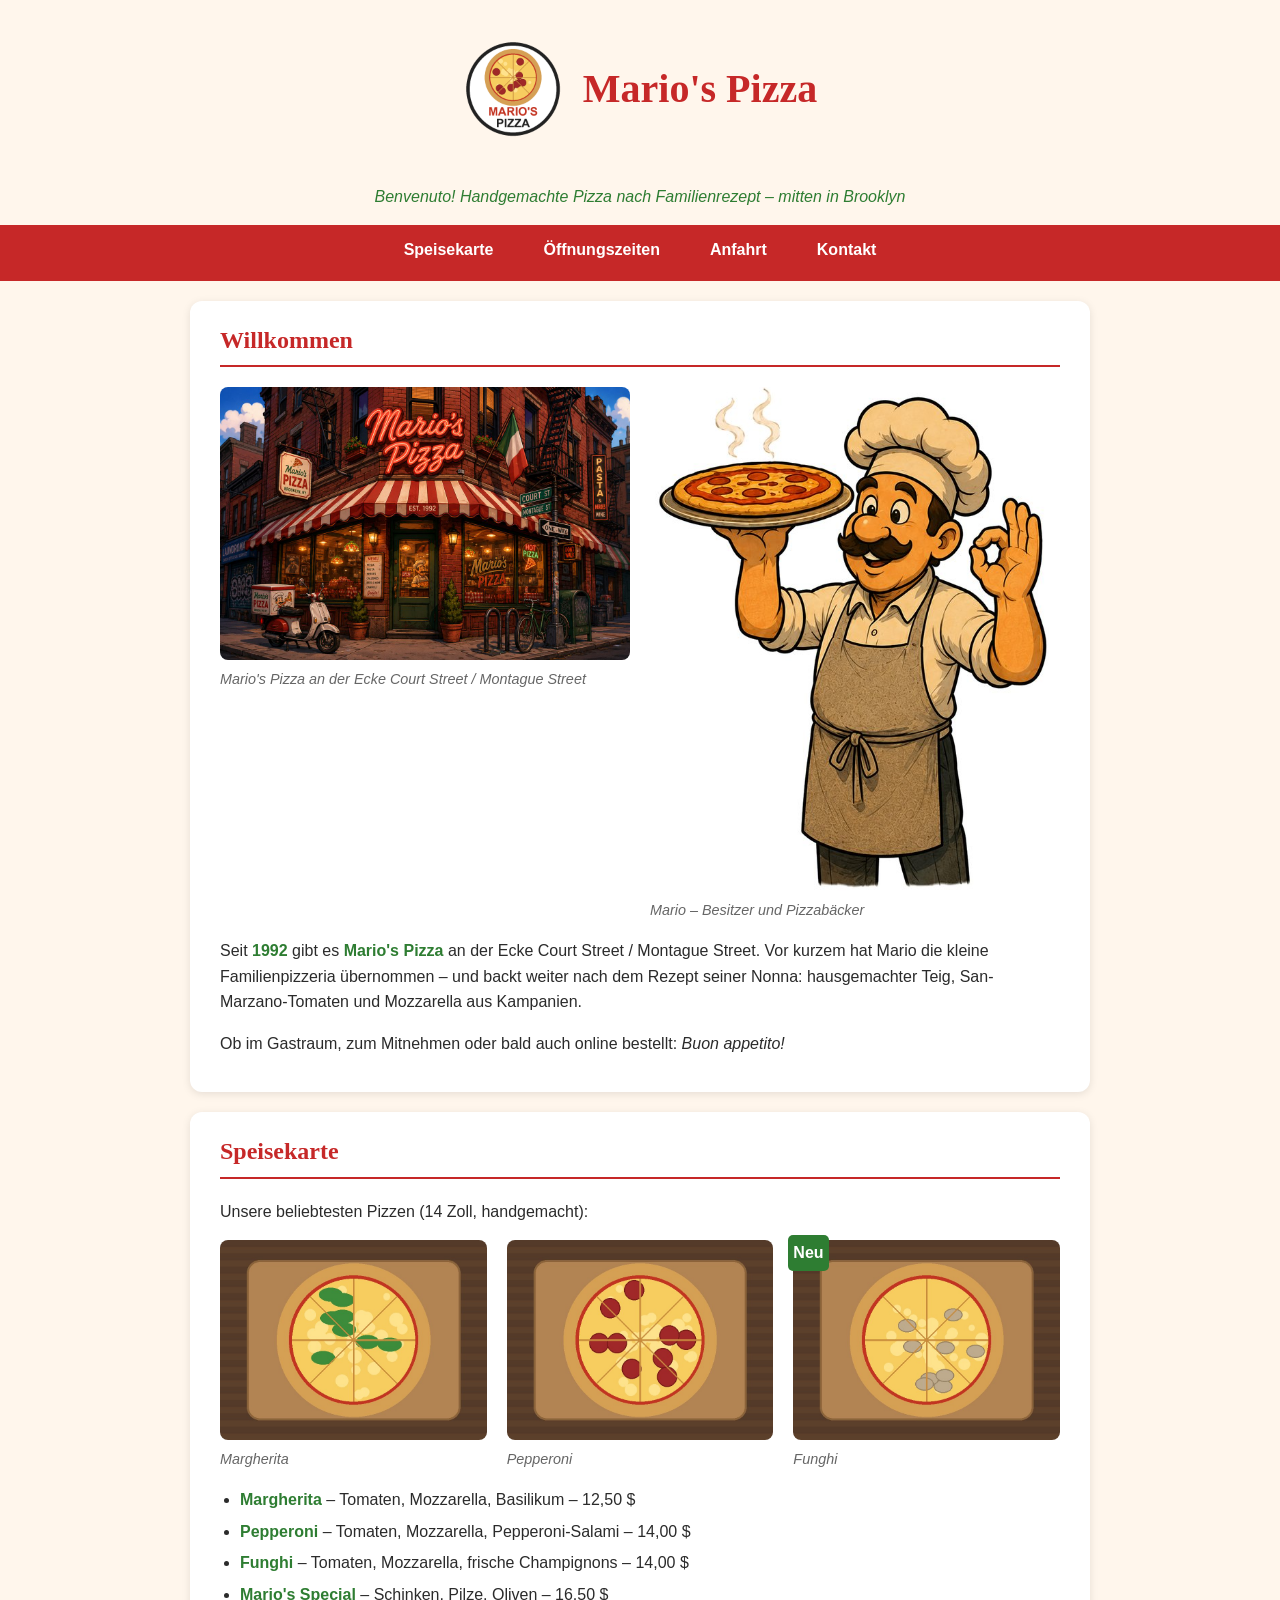
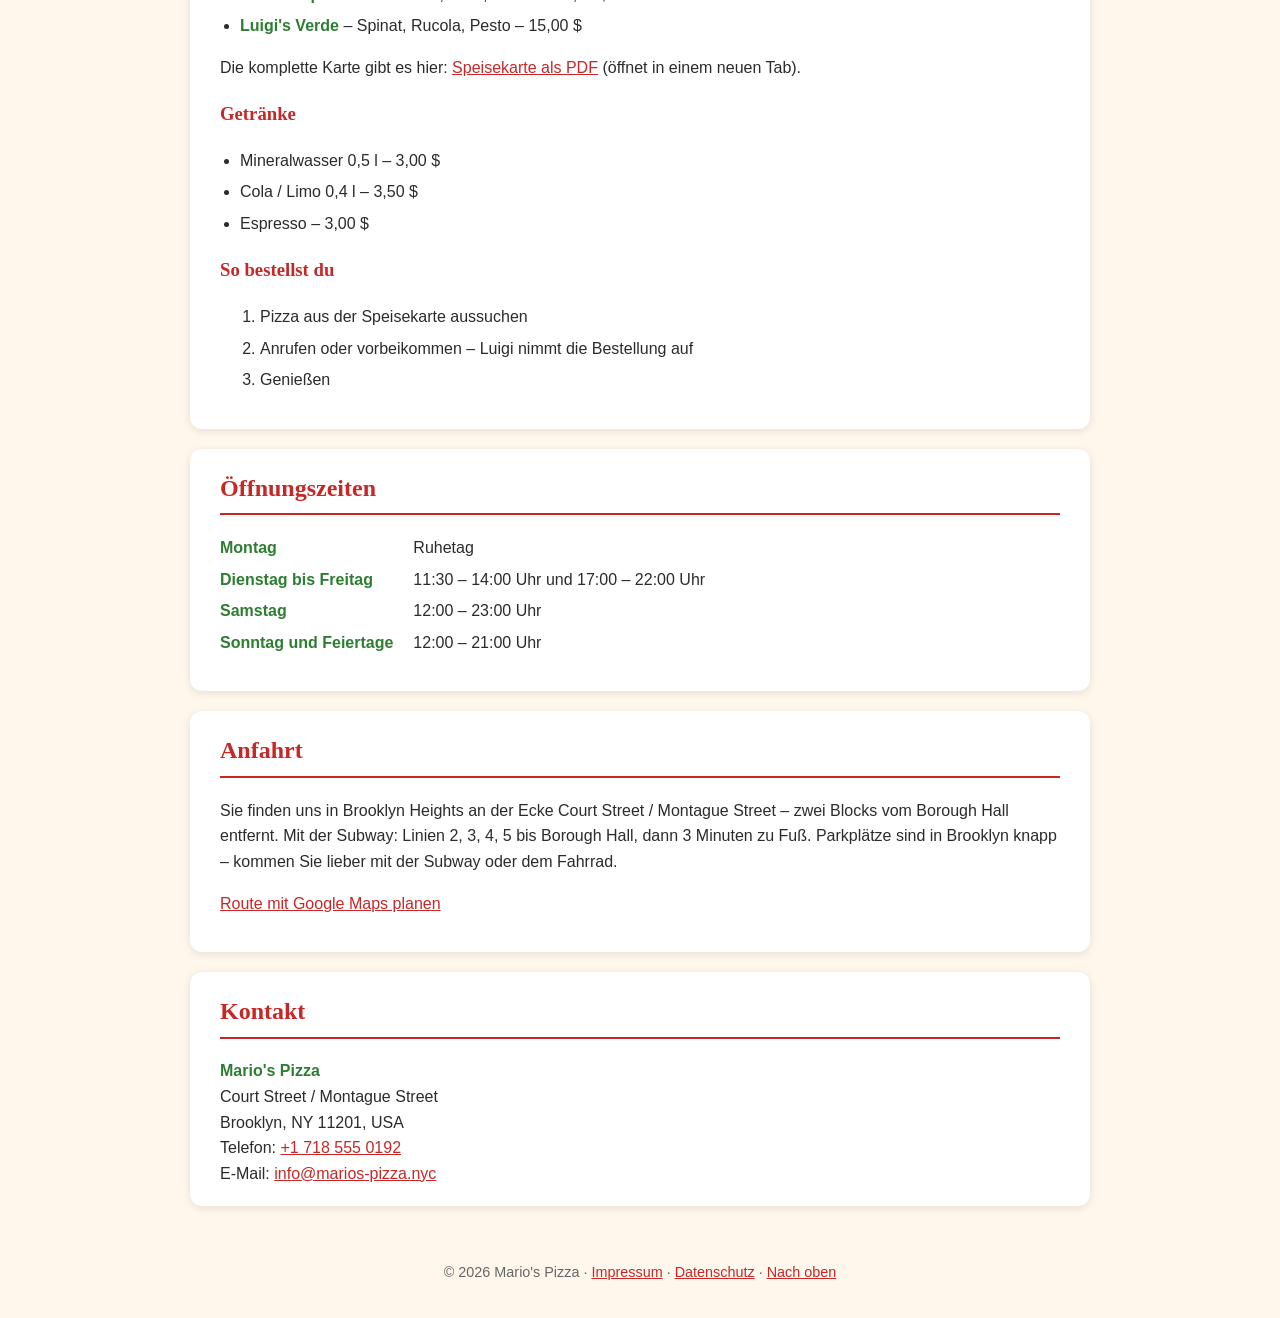
<file: index.html>
<!DOCTYPE html>
<html lang="de">
<head>
    <meta charset="UTF-8">
    <meta name="viewport" content="width=device-width, initial-scale=1.0">
    <meta name="description" content="Mario's Pizza: handgemachte Pizza nach Familienrezept seit 1992, mitten in Brooklyn. Öffnungszeiten, Speisekarte und Anfahrt.">
    <meta name="keywords" content="Pizzeria, Pizza, Brooklyn, New York, Familienbetrieb, italienisch">
    <meta name="author" content="IT-Azubis der TAI11">
    <title>Mario's Pizza – Familienpizzeria in Brooklyn, New York</title>
    <link rel="icon" href="favicon.ico">
    <link rel="stylesheet" href="style.css">
</head>
<body>
    <header id="top">
        <img src="images/logo.png" alt="Logo der Pizzeria" width="120">
        <h1>Mario's Pizza</h1>
        <p><em>Benvenuto! Handgemachte Pizza nach Familienrezept – mitten in Brooklyn</em></p>
    </header>
    <nav>
        <ul>
            <li><a href="#speisekarte">Speisekarte</a></li>
            <li><a href="#oeffnungszeiten">Öffnungszeiten</a></li>
            <li><a href="#anfahrt">Anfahrt</a></li>
            <li><a href="#kontakt">Kontakt</a></li>
        </ul>
    </nav>

    <main>
        <section id="willkommen">
            <h2>Willkommen</h2>
            <div class="galerie">
                <figure>
                    <img src="images/ladenfront.jpg" alt="Ladenfront von Mario's Pizza an der Court Street in Brooklyn" width="600">
                    <figcaption>Mario's Pizza an der Ecke Court Street / Montague Street</figcaption>
                </figure>
                <figure>
                    <img src="images/mario.jpg" alt="Mario mit einer frisch gebackenen Pizza" width="250">
                    <figcaption>Mario – Besitzer und Pizzabäcker</figcaption>
                </figure>
            </div>
            <p>Seit <strong>1992</strong> gibt es <strong>Mario's Pizza</strong> an der Ecke Court Street / Montague Street. Vor kurzem hat Mario die kleine Familienpizzeria übernommen – und backt weiter nach dem Rezept seiner Nonna: hausgemachter Teig, San-Marzano-Tomaten und Mozzarella aus Kampanien.</p>
            <p>Ob im Gastraum, zum Mitnehmen oder bald auch online bestellt: <em>Buon appetito!</em></p>
        </section>

        <section id="speisekarte">
            <h2>Speisekarte</h2>
            <p>Unsere beliebtesten Pizzen (14 Zoll, handgemacht):</p>
            <div class="galerie">
                <figure>
                    <img src="images/pizza-margherita.jpg" alt="Pizza Margherita" width="250">
                    <figcaption>Margherita</figcaption>
                </figure>
                <figure>
                    <img src="images/pizza-pepperoni.jpg" alt="Pizza Pepperoni" width="250">
                    <figcaption>Pepperoni</figcaption>
                </figure>
                <figure>
                    <img src="images/pizza-funghi.jpg" alt="Pizza Funghi" width="250">
                    <span class="badge">Neu</span>
                    <figcaption>Funghi</figcaption>
                </figure>
            </div>
            <ul>
                <li><strong>Margherita</strong> – Tomaten, Mozzarella, Basilikum – 12,50 $</li>
                <li><strong>Pepperoni</strong> – Tomaten, Mozzarella, Pepperoni-Salami – 14,00 $</li>
                <li><strong>Funghi</strong> – Tomaten, Mozzarella, frische Champignons – 14,00 $</li>
                <li><strong>Mario's Special</strong> – Schinken, Pilze, Oliven – 16,50 $</li>
                <li><strong>Luigi's Verde</strong> – Spinat, Rucola, Pesto – 15,00 $</li>
            </ul>
            <p>Die komplette Karte gibt es hier: <a href="speisekarte.pdf" target="_blank" rel="noopener">Speisekarte als PDF</a> (öffnet in einem neuen Tab).</p>
            <h3>Getränke</h3>
            <ul>
                <li>Mineralwasser 0,5 l – 3,00 $</li>
                <li>Cola / Limo 0,4 l – 3,50 $</li>
                <li>Espresso – 3,00 $</li>
            </ul>
            <h3>So bestellst du</h3>
            <ol>
                <li>Pizza aus der Speisekarte aussuchen</li>
                <li>Anrufen oder vorbeikommen – Luigi nimmt die Bestellung auf</li>
                <li>Genießen</li>
            </ol>
        </section>

        <section id="oeffnungszeiten">
            <h2>Öffnungszeiten</h2>
            <dl>
                <dt>Montag</dt>
                <dd>Ruhetag</dd>
                <dt>Dienstag bis Freitag</dt>
                <dd>11:30 – 14:00 Uhr und 17:00 – 22:00 Uhr</dd>
                <dt>Samstag</dt>
                <dd>12:00 – 23:00 Uhr</dd>
                <dt>Sonntag und Feiertage</dt>
                <dd>12:00 – 21:00 Uhr</dd>
            </dl>
        </section>

        <section id="anfahrt">
            <h2>Anfahrt</h2>
            <p>Sie finden uns in Brooklyn Heights an der Ecke Court Street / Montague Street – zwei Blocks vom Borough Hall entfernt. Mit der Subway: Linien 2, 3, 4, 5 bis Borough Hall, dann 3 Minuten zu Fuß. Parkplätze sind in Brooklyn knapp – kommen Sie lieber mit der Subway oder dem Fahrrad.</p>
            <p><a href="https://www.google.com/maps/search/?api=1&amp;query=Court+Street+Montague+Street+Brooklyn+NY+11201" target="_blank" rel="noopener">Route mit Google Maps planen</a></p>
        </section>

        <section id="kontakt">
            <h2>Kontakt</h2>
            <address>
                <strong>Mario's Pizza</strong><br>
                Court Street / Montague Street<br>
                Brooklyn, NY 11201, USA<br>
                Telefon: <a href="tel:+17185550192">+1 718 555 0192</a><br>
                E-Mail: <a href="mailto:info@marios-pizza.nyc">info@marios-pizza.nyc</a>
            </address>
        </section>
    </main>

    <footer>
        <p>© 2026 Mario's Pizza · <a href="impressum.html">Impressum</a> · <a href="datenschutz.html">Datenschutz</a> · <a href="#top">Nach oben</a></p>
    </footer>
</body>
</html>
</file>
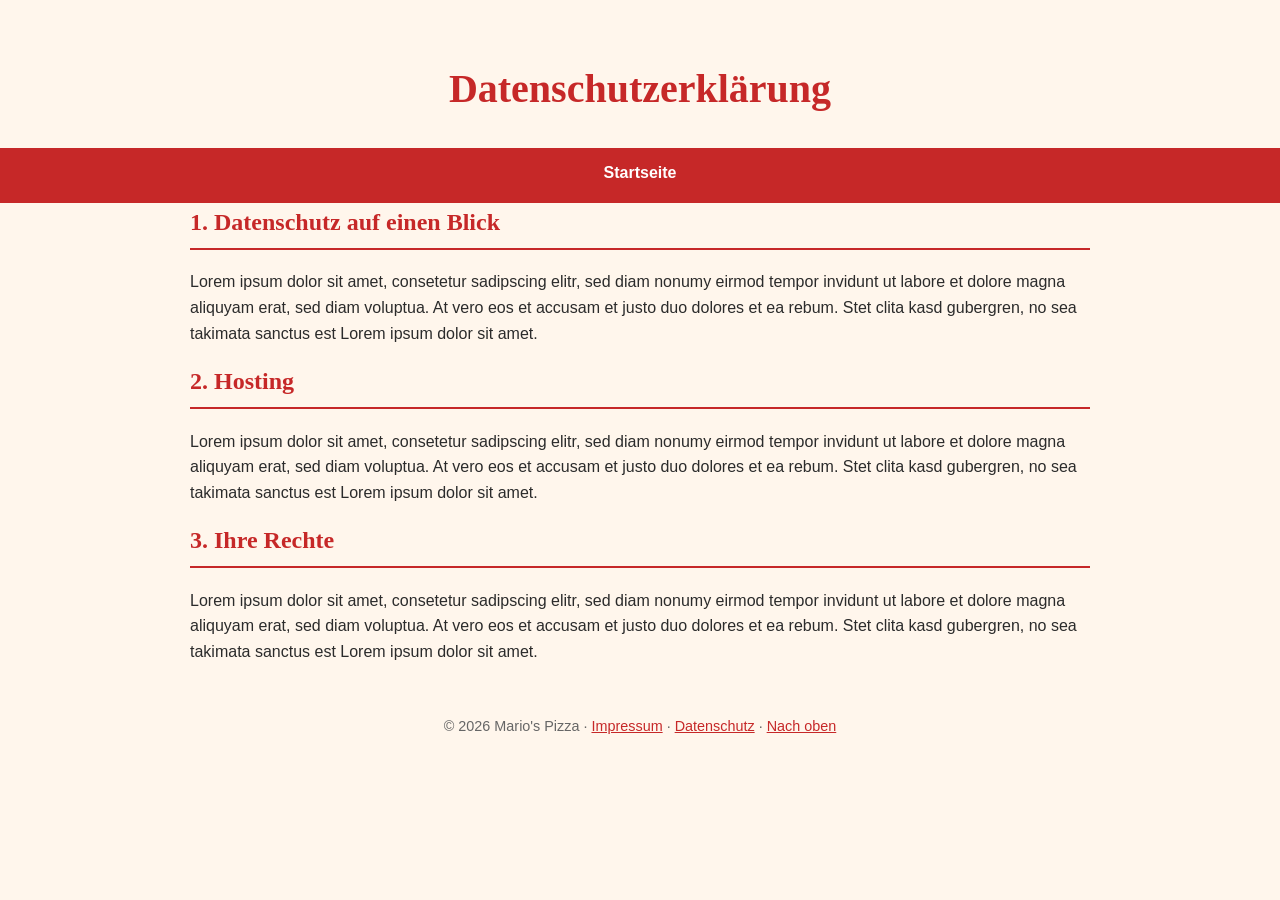
<file: datenschutz.html>
<!DOCTYPE html>
<html lang="de">
<head>
    <meta charset="UTF-8">
    <meta name="viewport" content="width=device-width, initial-scale=1.0">
    <meta name="description" content="Datenschutzerklärung von Mario's Pizza, Brooklyn.">
    <meta name="keywords" content="Pizzeria, Pizza, Brooklyn, New York, Familienbetrieb, italienisch">
    <meta name="author" content="IT-Azubis der TAI11">
    <title>Datenschutzerklärung – Mario's Pizza</title>
    <link rel="icon" href="favicon.ico">
    <link rel="stylesheet" href="style.css">
</head>
<body>
    <header id="top">
        <h1>Datenschutzerklärung</h1>
    </header>
    <nav>
        <ul>
            <li><a href="index.html">Startseite</a></li>
        </ul>
    </nav>
    <main>
        <h2>1. Datenschutz auf einen Blick</h2>
        <p>Lorem ipsum dolor sit amet, consetetur sadipscing elitr, sed diam nonumy eirmod tempor invidunt ut labore et dolore magna aliquyam erat, sed diam voluptua. At vero eos et accusam et justo duo dolores et ea rebum. Stet clita kasd gubergren, no sea takimata sanctus est Lorem ipsum dolor sit amet.</p>
        <h2>2. Hosting</h2>
        <p>Lorem ipsum dolor sit amet, consetetur sadipscing elitr, sed diam nonumy eirmod tempor invidunt ut labore et dolore magna aliquyam erat, sed diam voluptua. At vero eos et accusam et justo duo dolores et ea rebum. Stet clita kasd gubergren, no sea takimata sanctus est Lorem ipsum dolor sit amet.</p>
        <h2>3. Ihre Rechte</h2>
        <p>Lorem ipsum dolor sit amet, consetetur sadipscing elitr, sed diam nonumy eirmod tempor invidunt ut labore et dolore magna aliquyam erat, sed diam voluptua. At vero eos et accusam et justo duo dolores et ea rebum. Stet clita kasd gubergren, no sea takimata sanctus est Lorem ipsum dolor sit amet.</p>
    </main>

    <footer>
        <p>© 2026 Mario's Pizza · <a href="impressum.html">Impressum</a> · <a href="datenschutz.html">Datenschutz</a> · <a href="#top">Nach oben</a></p>
    </footer>
</body>
</html>
</file>
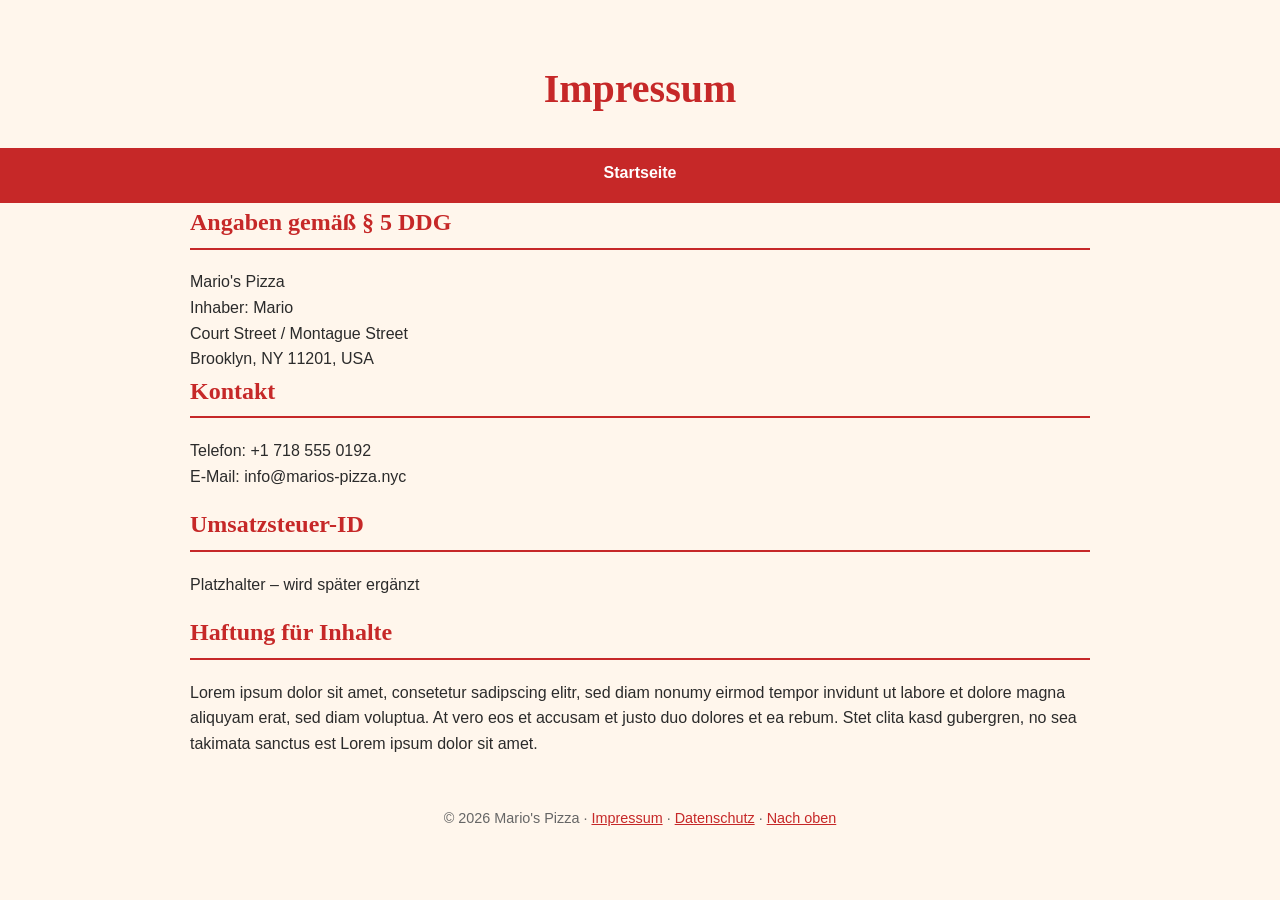
<file: impressum.html>
<!DOCTYPE html>
<html lang="de">
<head>
    <meta charset="UTF-8">
    <meta name="viewport" content="width=device-width, initial-scale=1.0">
    <meta name="description" content="Impressum von Mario's Pizza, Brooklyn.">
    <meta name="keywords" content="Pizzeria, Pizza, Brooklyn, New York, Familienbetrieb, italienisch">
    <meta name="author" content="IT-Azubis der TAI11">
    <title>Impressum – Mario's Pizza</title>
    <link rel="icon" href="favicon.ico">
    <link rel="stylesheet" href="style.css">
</head>
<body>
    <header id="top">
        <h1>Impressum</h1>
    </header>
    <nav>
        <ul>
            <li><a href="index.html">Startseite</a></li>
        </ul>
    </nav>
    <main>
        <h2>Angaben gemäß § 5 DDG</h2>
        <address>
            Mario's Pizza<br>
            Inhaber: Mario<br>
            Court Street / Montague Street<br>
            Brooklyn, NY 11201, USA
        </address>
        <h2>Kontakt</h2>
        <p>Telefon: +1 718 555 0192<br>
           E-Mail: info@marios-pizza.nyc</p>
        <h2>Umsatzsteuer-ID</h2>
        <p>Platzhalter – wird später ergänzt</p>
        <h2>Haftung für Inhalte</h2>
        <p>Lorem ipsum dolor sit amet, consetetur sadipscing elitr, sed diam nonumy eirmod tempor invidunt ut labore et dolore magna aliquyam erat, sed diam voluptua. At vero eos et accusam et justo duo dolores et ea rebum. Stet clita kasd gubergren, no sea takimata sanctus est Lorem ipsum dolor sit amet.</p>
    </main>

    <footer>
        <p>© 2026 Mario's Pizza · <a href="impressum.html">Impressum</a> · <a href="datenschutz.html">Datenschutz</a> · <a href="#top">Nach oben</a></p>
    </footer>
</body>
</html>
</file>
<file: style.css>
/* Mario's Pizza – style.css
   Übung 01: Einbinden, Selektoren, Farben, Schrift */

/* Farben: Rot-Weiß der Markise, Grün der italienischen Flagge, Creme für den Hintergrund */
body {
    font-family: "Segoe UI", Arial, sans-serif;
    color: #2b2b2b;
    background-color: #fff6ec;
}

h1,
h2,
h3 {
    font-family: Georgia, "Times New Roman", serif;
    color: #c62828;
}

h1 {
    font-size: 2.5rem;
}

header p {
    font-style: italic;
    color: #2e7d32;
}

a {
    color: #c62828;
}

strong {
    color: #2e7d32;
}

/* Übung 02: Box-Modell, Abstände, Karten, Bilder, Listen, Links */

body {
    margin: 0;
    line-height: 1.6;
}

header,
main,
footer {
    max-width: 900px;
    margin: 0 auto;
    padding: 0 20px;
}

header {
    text-align: center;
    padding-top: 30px;
}

main section {
    background-color: #ffffff;
    padding: 20px 30px;
    margin: 20px 0;
    border-radius: 12px;
    box-shadow: 0 2px 8px rgba(0, 0, 0, 0.1);
}

main h2 {
    margin-top: 0;
    border-bottom: 2px solid #c62828;
    padding-bottom: 6px;
}

img {
    max-width: 100%;
    height: auto;
    border-radius: 8px;
}

figure {
    margin: 10px 0;
}

figcaption {
    font-size: 0.9rem;
    font-style: italic;
    color: #666666;
}

ul {
    padding-left: 20px;
}

li {
    margin-bottom: 6px;
}

dt {
    font-weight: bold;
    color: #2e7d32;
}

dd {
    margin: 0 0 8px 0;
}

address {
    font-style: normal;
}

a:hover {
    color: #2e7d32;
    text-decoration: none;
}

footer {
    text-align: center;
    font-size: 0.9rem;
    color: #666666;
    padding: 20px;
}

/* Übung 03: Layout mit Flexbox und Grid */

/* Navigation als rote Leiste über die ganze Breite */
nav {
    background-color: #c62828;
}

nav ul {
    list-style: none;
    margin: 0 auto;
    padding: 0;
    max-width: 900px;
    display: flex;
    justify-content: center;
    gap: 10px;
}

nav a {
    display: block;
    padding: 12px 20px;
    color: #ffffff;
    font-weight: bold;
    text-decoration: none;
}

nav a:hover {
    background-color: #2e7d32;
    color: #ffffff;
}

/* Kopfbereich: Logo und Name nebeneinander */
header {
    display: flex;
    align-items: center;
    justify-content: center;
    gap: 20px;
    flex-wrap: wrap;
            animation: einblenden 0.8s ease-out;
}

header img {
    width: 100px;
    border-radius: 50%;
}

/* Bildergalerie: Bilder nebeneinander, bei Platzmangel umbrechen */
.galerie {
    display: flex;
    gap: 20px;
    flex-wrap: wrap;
}

.galerie figure {
    flex: 1 1 200px;
    margin: 0;
}

.galerie img {
    width: 100%;
}

/* Öffnungszeiten als zwei Spalten (Grid) */
dl {
    display: grid;
    grid-template-columns: max-content 1fr;
    gap: 6px 20px;

}
dd {
    margin: 0;
}

figure
{
    position: relative;
}
.badge
{
    background-color:#2e7d32;
    color:white;
    border-radius: 5px;
    animation: pulsieren 1.5s ease-in-out infinite;
    display: block;
    position: absolute;
    left: -5px;
    top: -5px;
    padding: 5px;
    font-weight: bold;
}

/* Handy-Ansicht: gilt nur bis 600 px Breite */
@media (max-width: 600px) {
    h1 {
        font-size: 1.8rem;
    }

    nav ul {
        flex-direction: column;
        /* Links untereinander */
        gap: 0;
    }

    nav a {
        text-align: center;
    }

    header {
        flex-direction: column;
        text-align: center;
        gap:0;


    }

    main section {
        padding: 15px;
    }

    dl {
        grid-template-columns: 1fr;
    }

    .galerie {
        flex-direction: column;
    }
}


@keyframes einblenden
{
    from{
        opacity: 0;
        transform: translateY(20px);
    }

    to {
        opacity: 1;
        transform: translateY(0px);
    }
}

@keyframes pulsieren {
    0% {
        transform: scale(1);
    }
    50% {
        transform: scale(1.12);
    }
    100% {
        transform: scale(1);
    }
}






@media (prefers-reduced-motion: reduce) {
    *, *::before, *::after {
        animation: none !important;
        transition: none !important;
    }
}
</file>
